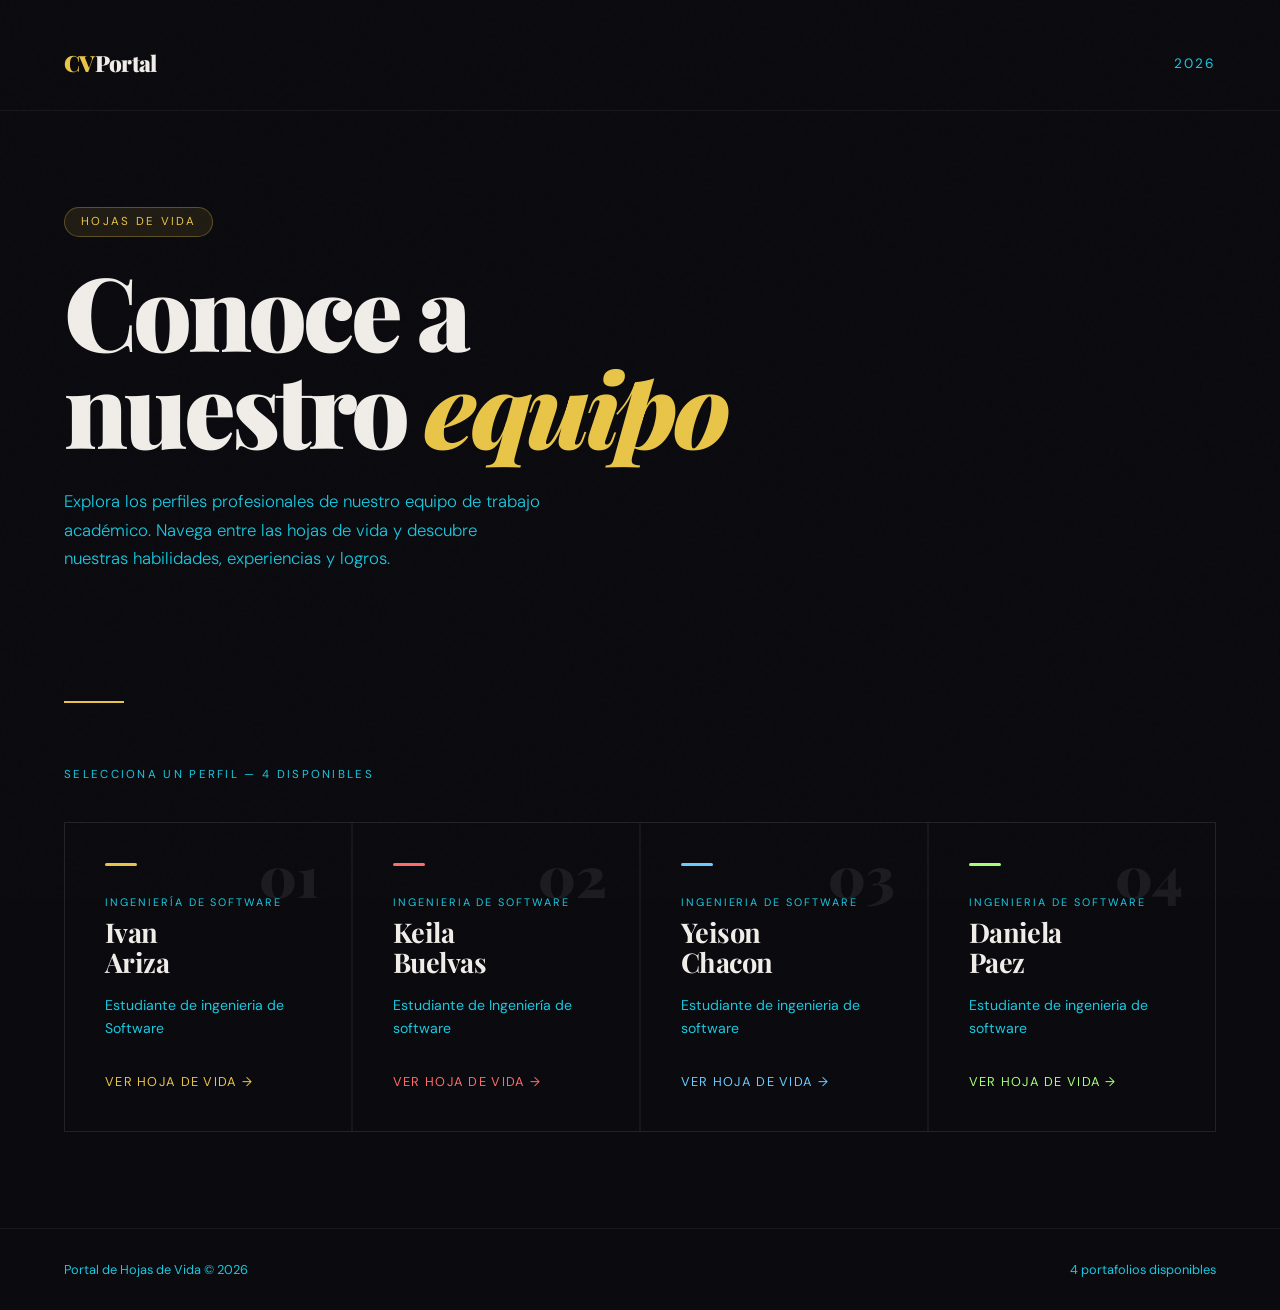
<file: index.html>
<!DOCTYPE html>
<html lang="es">
<head>
  <meta charset="UTF-8">
  <meta name="viewport" content="width=device-width, initial-scale=1.0">
  <title>Portal de Hojas de Vida</title>
  <link rel="stylesheet" href="css/global.css">
  <link rel="stylesheet" href="css/index.css">
</head>
<body>

  <header>
    <div class="logo">CV<span>Portal</span></div>
    <span class="year">2026</span>
  </header>

  <section class="hero">
    <div class="hero-tag">Hojas de Vida </div>
    <h1>Conoce a<br>nuestro <em>equipo</em></h1>
    <p>Explora los perfiles profesionales de nuestro equipo de trabajo académico. Navega entre las hojas de vida y descubre nuestras habilidades, experiencias y logros.</p>
  </section>

  <div class="divider"></div>

  <section class="grid-section">
    <p class="grid-label">Selecciona un perfil — 4 disponibles</p>
    <div class="cards">

      <a href="paginas/Ivan.html" class="card">
        <span class="card-num">01</span>
        <div class="card-accent"></div>
        <div class="card-role">Ingeniería de Software</div>
        <h2>Ivan <br>Ariza</h2>
        <p>Estudiante de ingenieria de Software</p>
        <span class="card-arrow">Ver Hoja de Vida →</span>
      </a>

      <a href="paginas/Keila.html" class="card">
        <span class="card-num">02</span>
        <div class="card-accent"></div>
        <div class="card-role">Ingenieria de software</div>
        <h2>Keila<br>Buelvas</h2>
       <p>Estudiante de Ingeniería de software</p>
        <span class="card-arrow">Ver Hoja de Vida →</span>
      </a>

      <a href="/paginas/Yeison.html" class="card">
        <span class="card-num">03</span>
        <div class="card-accent"></div>
        <div class="card-role">Ingenieria de software</div>
        <h2>Yeison<br>Chacon</h2>
        <p>Estudiante de ingenieria de software</p>
        <span class="card-arrow">Ver Hoja de Vida →</span>
      </a>

      <a href="/paginas/Daniela.html" class="card">
        <span class="card-num">04</span>
        <div class="card-accent"></div>
        <div class="card-role">Ingenieria de software</div>
        <h2>Daniela<br>Paez</h2>
       <p>Estudiante de ingenieria de software</p>
        <span class="card-arrow">Ver Hoja de Vida →</span>
      </a>

    </div>
  </section>

  <footer class="footer-index">
    <span>Portal de Hojas de Vida &copy; 2026</span>
    <span>4 portafolios disponibles</span>
  </footer>

</body>
</html>
</file>
<file: css/global.css>
/* Google Fonts */
@import url('https://fonts.googleapis.com/css2?family=Playfair+Display:ital,wght@0,400;0,700;0,900;1,400&family=DM+Sans:wght@300;400;500&display=swap');

/* ---- Reset ---- */
* {
  margin: 0;
  padding: 0;
  box-sizing: border-box;
}

/* ---- Body base ---- */
body {
  font-family: 'DM Sans', sans-serif;
  min-height: 100vh;
  overflow-x: hidden;
}

/* ---- Navegación compartida ---- */
nav {
  background: #0a0a0f;
  padding: 1rem 5vw;
  display: flex;
  align-items: center;
  gap: 1rem;
}

nav a {
  text-decoration: none;
  font-size: 0.8rem;
  letter-spacing: 0.1em;
  text-transform: uppercase;
  transition: color 0.2s;
}

nav .sep {
  color: rgba(255, 255, 255, 0.2);
}

nav .current {
  color: inherit;
}

/* ---- Banda hero compartida ---- */
.hero-band {
  background: #0a0a0f;
  padding: 4rem 5vw 5rem;
  position: relative;
  overflow: hidden;
}

.hero-band::after {
  position: absolute;
  right: -2rem;
  bottom: -2rem;
  font-family: 'Playfair Display', serif;
  font-size: 14rem;
  font-weight: 900;
  color: rgba(255, 255, 255, 0.03);
  line-height: 1;
  pointer-events: none;
}

.hero-band .tag {
  display: inline-block;
  font-size: 0.7rem;
  letter-spacing: 0.2em;
  text-transform: uppercase;
  padding: 0.35rem 0.9rem;
  border-radius: 50px;
  margin-bottom: 1.5rem;
}

.hero-band h1 {
  font-family: 'Playfair Display', serif;
  font-size: clamp(2.5rem, 6vw, 5rem);
  font-weight: 900;
  color: #fff;
  letter-spacing: -0.04em;
  line-height: 1;
}

.hero-band h1 em {
  font-style: italic;
}

.hero-meta {
  margin-top: 2rem;
  display: flex;
  flex-wrap: wrap;
  gap: 2rem;
  border-top: 1px solid rgba(255, 255, 255, 0.08);
  padding-top: 2rem;
}

.hero-meta .label {
  font-size: 0.65rem;
  letter-spacing: 0.15em;
  text-transform: uppercase;
  color: rgba(255, 255, 255, 0.3);
  margin-bottom: 0.25rem;
}

.hero-meta .val {
  color: rgba(255, 255, 255, 0.85);
  font-size: 0.9rem;
}

/* ---- Foto placeholder ---- */
.photo-wrap {
  position: absolute;
  top: 3rem;
  right: 5vw;
  width: 130px;
  height: 130px;
  border-radius: 50%;
  overflow: hidden;
  display: flex;
  align-items: center;
  justify-content: center;
}

.photo-wrap svg {
  opacity: 0.3;
}

/* ---- Layout dos columnas ---- */
.layout {
  display: grid;
  grid-template-columns: 1fr 2fr;
  gap: 0;
  max-width: 1100px;
  margin: 0 auto;
  padding: 4rem 5vw;
}

.sidebar {
  padding-right: 3rem;
}

.main {
  padding-left: 3rem;
}

/* ---- Secciones ---- */
.section {
  margin-bottom: 2.5rem;
}

.section-label {
  font-size: 0.65rem;
  letter-spacing: 0.2em;
  text-transform: uppercase;
  margin-bottom: 1rem;
  display: flex;
  align-items: center;
  gap: 0.7rem;
}

.section-label::after {
  content: '';
  flex: 1;
  height: 1px;
}

/* ---- Barras de habilidades ---- */
.skill-item {
  margin-bottom: 0.9rem;
}

.skill-name {
  font-size: 0.85rem;
  font-weight: 500;
  display: flex;
  justify-content: space-between;
  margin-bottom: 0.35rem;
}

.skill-name span {
  font-weight: 400;
  font-size: 0.78rem;
}

.skill-bar {
  height: 3px;
  border-radius: 2px;
  overflow: hidden;
}

.skill-fill {
  height: 100%;
  border-radius: 2px;
}

/* ---- Tags ---- */
.tags {
  display: flex;
  flex-wrap: wrap;
  gap: 0.5rem;
}

.tag-item {
  font-size: 0.72rem;
  padding: 0.25rem 0.7rem;
  border-radius: 50px;
}

/* ---- Contacto ---- */
.contact-item {
  display: flex;
  align-items: center;
  gap: 0.75rem;
  font-size: 0.85rem;
  margin-bottom: 0.7rem;
}

.contact-item strong {
  font-weight: 500;
}

/* ---- Línea de tiempo ---- */
.timeline-item {
  margin-bottom: 2rem;
  position: relative;
  padding-left: 1.5rem;
}

.timeline-item::before {
  content: '';
  position: absolute;
  left: 0;
  top: 6px;
  width: 8px;
  height: 8px;
  border-radius: 50%;
}

.timeline-item::after {
  content: '';
  position: absolute;
  left: 3.5px;
  top: 14px;
  width: 1px;
  height: calc(100% + 6px);
}

.timeline-item:last-child::after {
  display: none;
}

.tl-period {
  font-size: 0.68rem;
  letter-spacing: 0.12em;
  text-transform: uppercase;
  margin-bottom: 0.3rem;
}

.tl-title {
  font-weight: 500;
  font-size: 1rem;
}

.tl-company {
  font-size: 0.85rem;
  margin-bottom: 0.5rem;
}

.tl-desc {
  font-size: 0.85rem;
  line-height: 1.7;
}

/* ---- Educación ---- */
.edu-item {
  margin-bottom: 1.5rem;
}

.edu-degree {
  font-weight: 500;
  font-size: 0.95rem;
}

.edu-school {
  font-size: 0.83rem;
}

.edu-year {
  font-size: 0.72rem;
  letter-spacing: 0.1em;
}

/* ---- Idiomas ---- */
.lang-item {
  display: flex;
  justify-content: space-between;
  align-items: center;
  margin-bottom: 0.6rem;
}

.lang-name {
  font-size: 0.88rem;
  font-weight: 500;
}

.lang-dots {
  display: flex;
  gap: 4px;
}

.dot {
  width: 8px;
  height: 8px;
  border-radius: 50%;
}

/* ---- Perfil descripción ---- */
.perfil-texto {
  line-height: 1.8;
  font-size: 0.95rem;
}

/* ---- Footer ---- */
footer {
  background: #0a0a0f;
  color: rgba(255, 255, 255, 0.3);
  text-align: center;
  padding: 1.5rem;
  font-size: 0.78rem;
}

footer a {
  text-decoration: none;
}

/* ---- Animaciones ---- */
@keyframes fadeUp {
  from {
    opacity: 0;
    transform: translateY(24px);
  }
  to {
    opacity: 1;
    transform: translateY(0);
  }
}

/* ---- Responsive ---- */
@media (max-width: 700px) {
  .layout {
    grid-template-columns: 1fr;
  }

  .sidebar {
    padding-right: 0;
    border-right: none !important;
    padding-bottom: 2rem;
    border-bottom: 1px solid;
  }

  .main {
    padding-left: 0;
  }

  .photo-wrap {
    display: none;
  }
}
</file>
<file: css/index.css>
/* ============================================
   INDEX.CSS — Página principal / Portal
   ============================================ */

   :root {
    --bg: #0a0a0f;
    --accent1: #e8c547;
    --accent2: #ff6b6b;
    --accent3: #6bcbff;
    --accent4: #a8ff78;
    --text: #f0ede8;
    --muted: #18c9e0;
  }
  
  body {
    background: var(--bg);
    color: var(--text);
  }
  
  /* Grain overlay */
  body::before {
    content: '';
    position: fixed;
    inset: 0;
    background-image: url("data:image/svg+xml,%3Csvg viewBox='0 0 256 256' xmlns='http://www.w3.org/2000/svg'%3E%3Cfilter id='noise'%3E%3CfeTurbulence type='fractalNoise' baseFrequency='0.9' numOctaves='4' stitchTiles='stitch'/%3E%3C/filter%3E%3Crect width='100%25' height='100%25' filter='url(%23noise)' opacity='0.04'/%3E%3C/svg%3E");
    pointer-events: none;
    z-index: 1000;
    opacity: 0.4;
  }
  
  /* ---- Header ---- */
  header {
    padding: 3rem 5vw 2rem;
    display: flex;
    justify-content: space-between;
    align-items: center;
    border-bottom: 1px solid rgba(255, 255, 255, 0.06);
  }
  
  .logo {
    font-family: 'Playfair Display', serif;
    font-size: 1.4rem;
    font-weight: 900;
    letter-spacing: -0.03em;
    color: var(--accent1);
  }
  
  .logo span {
    color: var(--text);
  }
  
  .year {
    color: var(--muted);
    font-size: 0.85rem;
    letter-spacing: 0.15em;
  }
  
  /* ---- Hero ---- */
  .hero {
    padding: 6rem 5vw 4rem;
    position: relative;
  }
  
  .hero-tag {
    display: inline-block;
    background: rgba(232, 197, 71, 0.1);
    border: 1px solid rgba(232, 197, 71, 0.3);
    color: var(--accent1);
    font-size: 0.72rem;
    letter-spacing: 0.2em;
    text-transform: uppercase;
    padding: 0.4rem 1rem;
    border-radius: 50px;
    margin-bottom: 1.5rem;
    animation: fadeUp 0.6s ease both;
  }
  
  .hero h1 {
    font-family: 'Playfair Display', serif;
    font-size: clamp(3rem, 8vw, 7rem);
    font-weight: 900;
    line-height: 0.95;
    letter-spacing: -0.04em;
    animation: fadeUp 0.6s 0.1s ease both;
  }
  
  .hero h1 em {
    color: var(--accent1);
    font-style: italic;
  }
  
  .hero p {
    margin-top: 2rem;
    max-width: 480px;
    color: var(--muted);
    line-height: 1.7;
    font-weight: 300;
    font-size: 1.05rem;
    animation: fadeUp 0.6s 0.2s ease both;
  }
  
  .divider {
    width: 60px;
    height: 2px;
    background: var(--accent1);
    margin: 4rem 5vw 0;
  }
  
  /* ---- Grid de tarjetas ---- */
  .grid-section {
    padding: 4rem 5vw 6rem;
  }
  
  .grid-label {
    font-size: 0.72rem;
    letter-spacing: 0.2em;
    text-transform: uppercase;
    color: var(--muted);
    margin-bottom: 2.5rem;
  }
  
  .cards {
    display: grid;
    grid-template-columns: repeat(auto-fit, minmax(280px, 1fr));
    gap: 1.5px;
    background: rgba(255, 255, 255, 0.05);
    border: 1px solid rgba(255, 255, 255, 0.05);
  }
  
  /* ---- Tarjeta individual ---- */
  .card {
    background: var(--bg);
    padding: 2.5rem;
    text-decoration: none;
    color: var(--text);
    position: relative;
    overflow: hidden;
    transition: background 0.3s ease;
    animation: fadeUp 0.6s ease both;
  }
  
  .card:nth-child(1) { animation-delay: 0.3s; }
  .card:nth-child(2) { animation-delay: 0.4s; }
  .card:nth-child(3) { animation-delay: 0.5s; }
  .card:nth-child(4) { animation-delay: 0.6s; }
  
  .card::before {
    content: '';
    position: absolute;
    inset: 0;
    opacity: 0;
    transition: opacity 0.3s;
  }
  
  .card:nth-child(1)::before { background: linear-gradient(135deg, rgba(232, 197, 71, 0.06), transparent); }
  .card:nth-child(2)::before { background: linear-gradient(135deg, rgba(255, 107, 107, 0.06), transparent); }
  .card:nth-child(3)::before { background: linear-gradient(135deg, rgba(107, 203, 255, 0.06), transparent); }
  .card:nth-child(4)::before { background: linear-gradient(135deg, rgba(168, 255, 120, 0.06), transparent); }
  
  .card:hover::before { opacity: 1; }
  .card:hover { background: #0e0e16; }
  
  .card-num {
    font-family: 'Playfair Display', serif;
    font-size: 3.5rem;
    font-weight: 900;
    line-height: 1;
    opacity: 0.08;
    position: absolute;
    top: 1.5rem;
    right: 2rem;
  }
  
  .card-accent {
    width: 32px;
    height: 3px;
    margin-bottom: 1.8rem;
    border-radius: 2px;
  }
  
  .card:nth-child(1) .card-accent { background: var(--accent1); }
  .card:nth-child(2) .card-accent { background: var(--accent2); }
  .card:nth-child(3) .card-accent { background: var(--accent3); }
  .card:nth-child(4) .card-accent { background: var(--accent4); }
  
  .card-role {
    font-size: 0.68rem;
    letter-spacing: 0.18em;
    text-transform: uppercase;
    color: var(--muted);
    margin-bottom: 0.6rem;
  }
  
  .card h2 {
    font-family: 'Playfair Display', serif;
    font-size: 1.7rem;
    font-weight: 700;
    letter-spacing: -0.02em;
    line-height: 1.1;
    margin-bottom: 1rem;
  }
  
  .card p {
    font-size: 0.88rem;
    color: var(--muted);
    line-height: 1.65;
  }
  
  .card-arrow {
    display: inline-flex;
    align-items: center;
    gap: 0.5rem;
    margin-top: 2rem;
    font-size: 0.8rem;
    letter-spacing: 0.1em;
    text-transform: uppercase;
    transition: gap 0.2s;
  }
  
  .card:nth-child(1) .card-arrow { color: var(--accent1); }
  .card:nth-child(2) .card-arrow { color: var(--accent2); }
  .card:nth-child(3) .card-arrow { color: var(--accent3); }
  .card:nth-child(4) .card-arrow { color: var(--accent4); }
  
  .card:hover .card-arrow { gap: 0.9rem; }
  
  /* ---- Footer index ---- */
  .footer-index {
    border-top: 1px solid rgba(255, 255, 255, 0.06);
    padding: 2rem 5vw;
    display: flex;
    justify-content: space-between;
    align-items: center;
    color: var(--muted);
    font-size: 0.8rem;
  }
</file>
